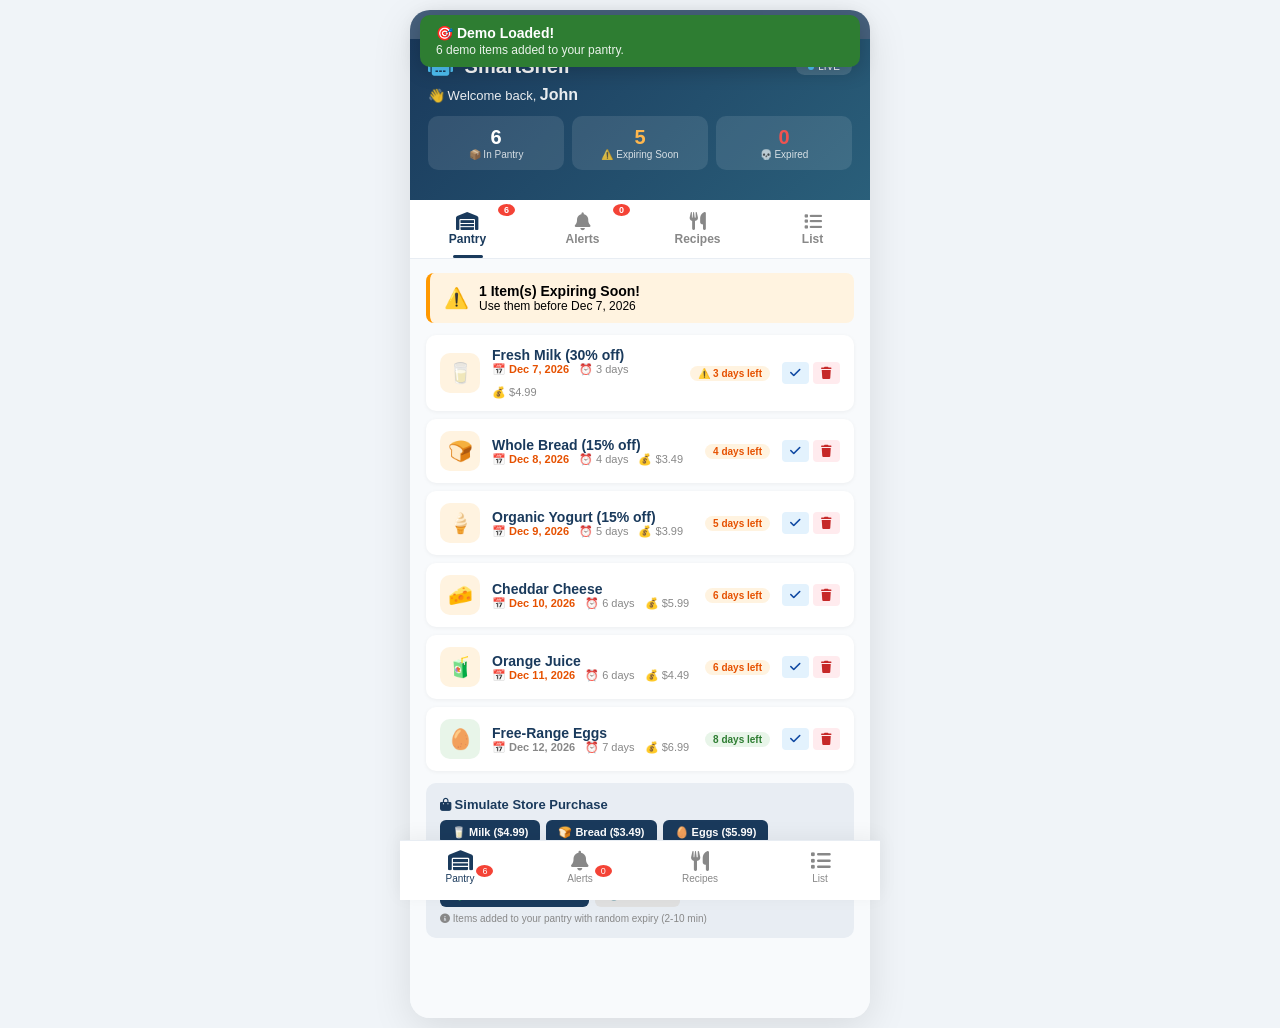
<file: consumer.html>
<!DOCTYPE html>
<html lang="en">
<head>
    <meta charset="UTF-8" />
    <meta name="viewport" content="width=device-width, initial-scale=1.0, maximum-scale=1.0, user-scalable=no" />
    <title>SmartShelf - Consumer App</title>
    
    <link rel="stylesheet" href="https://cdnjs.cloudflare.com/ajax/libs/font-awesome/6.0.0-beta3/css/all.min.css" />
    
    <style>
        * {
            margin: 0;
            padding: 0;
            box-sizing: border-box;
            font-family: 'Segoe UI', Tahoma, Geneva, Verdana, sans-serif;
        }
        
        body {
            background: #f0f4f8;
            padding: 10px;
            max-width: 480px;
            margin: 0 auto;
        }
        
        /* ---------- APP CONTAINER ---------- */
        .app-container {
            background: #f8fafc;
            border-radius: 20px;
            overflow: hidden;
            box-shadow: 0 10px 40px rgba(0,0,0,0.1);
            min-height: 800px;
            position: relative;
        }
        
        /* ---------- STATUS BAR ---------- */
        .status-bar {
            background: #1a3a5c;
            color: white;
            padding: 8px 16px;
            display: flex;
            justify-content: space-between;
            font-size: 11px;
            opacity: 0.8;
        }
        
        /* ---------- HEADER ---------- */
        .app-header {
            background: linear-gradient(135deg, #1a3a5c, #2a5f7a);
            color: white;
            padding: 16px 18px 30px 18px;
            position: relative;
        }
        
        .app-header .top-row {
            display: flex;
            justify-content: space-between;
            align-items: center;
        }
        
        .app-header h1 {
            font-size: 20px;
            font-weight: 700;
        }
        
        .app-header h1 i {
            color: #4fc3f7;
            margin-right: 6px;
        }
        
        .app-header .badge {
            background: rgba(255,255,255,0.15);
            padding: 3px 12px;
            border-radius: 12px;
            font-size: 10px;
            display: flex;
            align-items: center;
            gap: 4px;
        }
        
        .app-header .badge .dot {
            width: 6px;
            height: 6px;
            background: #4fc3f7;
            border-radius: 50%;
            animation: pulse 1s infinite;
        }
        
        @keyframes pulse {
            0%, 100% { opacity: 1; }
            50% { opacity: 0.3; }
        }
        
        .app-header .welcome {
            margin-top: 8px;
            font-size: 13px;
            opacity: 0.9;
        }
        
        .app-header .welcome strong {
            font-size: 16px;
        }
        
        /* ---------- QUICK STATS ---------- */
        .quick-stats {
            display: grid;
            grid-template-columns: repeat(3, 1fr);
            gap: 8px;
            margin-top: 12px;
        }
        
        .quick-stats .stat {
            background: rgba(255,255,255,0.1);
            border-radius: 10px;
            padding: 10px;
            text-align: center;
        }
        
        .quick-stats .stat .num {
            font-size: 20px;
            font-weight: 700;
        }
        
        .quick-stats .stat .label {
            font-size: 10px;
            opacity: 0.8;
        }
        
        .quick-stats .stat.warning .num { color: #ffb74d; }
        .quick-stats .stat.danger .num { color: #ef5350; }
        .quick-stats .stat.success .num { color: #81c784; }
        
        /* ---------- TAB NAVIGATION ---------- */
        .tab-nav {
            display: flex;
            background: white;
            border-bottom: 1px solid #e8edf3;
            position: sticky;
            top: 0;
            z-index: 10;
        }
        
        .tab-nav button {
            flex: 1;
            padding: 12px 0;
            border: none;
            background: transparent;
            font-size: 12px;
            font-weight: 600;
            color: #888;
            cursor: pointer;
            transition: 0.3s;
            position: relative;
        }
        
        .tab-nav button i {
            display: block;
            font-size: 18px;
            margin-bottom: 2px;
        }
        
        .tab-nav button.active {
            color: #1a3a5c;
        }
        
        .tab-nav button.active::after {
            content: '';
            position: absolute;
            bottom: 0;
            left: 50%;
            transform: translateX(-50%);
            width: 30px;
            height: 3px;
            background: #1a3a5c;
            border-radius: 3px;
        }
        
        .tab-nav button .badge-count {
            background: #f44336;
            color: white;
            border-radius: 50%;
            padding: 1px 6px;
            font-size: 9px;
            position: absolute;
            top: 4px;
            right: 10px;
        }
        
        /* ---------- TAB CONTENT ---------- */
        .tab-content {
            padding: 14px 16px 80px 16px;
            background: #f8fafc;
            min-height: 500px;
        }
        
        .tab-panel {
            display: none;
        }
        
        .tab-panel.active {
            display: block;
        }
        
        /* ---------- ALERT BANNER ---------- */
        .alert-banner {
            background: #fff3e0;
            border-left: 4px solid #ff9800;
            padding: 10px 14px;
            border-radius: 8px;
            margin-bottom: 12px;
            display: flex;
            align-items: center;
            gap: 10px;
        }
        
        .alert-banner.danger {
            background: #ffebee;
            border-left-color: #f44336;
        }
        
        .alert-banner .icon {
            font-size: 20px;
        }
        
        .alert-banner .msg {
            font-size: 12px;
            flex: 1;
        }
        
        .alert-banner .msg strong {
            display: block;
            font-size: 14px;
        }
        
        .alert-banner .btn {
            background: #1a3a5c;
            color: white;
            border: none;
            padding: 4px 12px;
            border-radius: 4px;
            font-size: 11px;
            cursor: pointer;
        }
        
        /* ---------- PANTRY ITEMS ---------- */
        .pantry-item {
            background: white;
            border-radius: 10px;
            padding: 12px 14px;
            margin-bottom: 8px;
            box-shadow: 0 1px 4px rgba(0,0,0,0.05);
            display: flex;
            align-items: center;
            gap: 12px;
            transition: 0.2s;
        }
        
        .pantry-item:hover {
            box-shadow: 0 2px 8px rgba(0,0,0,0.08);
        }
        
        .pantry-item .icon-box {
            width: 40px;
            height: 40px;
            border-radius: 10px;
            display: flex;
            align-items: center;
            justify-content: center;
            font-size: 20px;
            flex-shrink: 0;
        }
        
        .pantry-item .icon-box.fresh { background: #e8f5e9; color: #2e7d32; }
        .pantry-item .icon-box.expiring { background: #fff3e0; color: #e65100; }
        .pantry-item .icon-box.expired { background: #ffebee; color: #c62828; }
        
        .pantry-item .info {
            flex: 1;
        }
        
        .pantry-item .info .name {
            font-weight: 600;
            font-size: 14px;
            color: #1a3a5c;
        }
        
        .pantry-item .info .details {
            font-size: 11px;
            color: #888;
            display: flex;
            gap: 10px;
            flex-wrap: wrap;
        }
        
        .pantry-item .info .details .expiry {
            font-weight: 600;
        }
        
        .pantry-item .info .details .expiry.urgent { color: #e65100; }
        .pantry-item .info .details .expiry.danger { color: #c62828; }
        
        .pantry-item .badge-status {
            font-size: 10px;
            padding: 2px 8px;
            border-radius: 10px;
            font-weight: 600;
        }
        
        .pantry-item .badge-status.fresh { background: #e8f5e9; color: #2e7d32; }
        .pantry-item .badge-status.expiring { background: #fff3e0; color: #e65100; }
        .pantry-item .badge-status.expired { background: #ffebee; color: #c62828; }
        
        .pantry-item .actions {
            display: flex;
            gap: 4px;
        }
        
        .pantry-item .actions button {
            background: none;
            border: none;
            padding: 4px 8px;
            border-radius: 4px;
            cursor: pointer;
            font-size: 12px;
            transition: 0.2s;
        }
        
        .pantry-item .actions .use-btn {
            background: #e3f2fd;
            color: #0d47a1;
        }
        
        .pantry-item .actions .use-btn:hover { background: #bbdefb; }
        
        .pantry-item .actions .recipe-btn {
            background: #f3e5f5;
            color: #6a1b9a;
        }
        
        .pantry-item .actions .recipe-btn:hover { background: #e1bee7; }
        
        .pantry-item .actions .delete-btn {
            background: #ffebee;
            color: #c62828;
        }
        
        .pantry-item .actions .delete-btn:hover { background: #ffcdd2; }
        
        .pantry-item .price-tag {
            font-size: 11px;
            color: #2e7d32;
            font-weight: 600;
        }
        
        /* ---------- RECIPES ---------- */
        .recipe-card {
            background: white;
            border-radius: 10px;
            padding: 12px 14px;
            margin-bottom: 8px;
            box-shadow: 0 1px 4px rgba(0,0,0,0.05);
            display: flex;
            gap: 12px;
        }
        
        .recipe-card .emoji {
            font-size: 30px;
        }
        
        .recipe-card .info {
            flex: 1;
        }
        
        .recipe-card .info .name {
            font-weight: 600;
            font-size: 14px;
            color: #1a3a5c;
        }
        
        .recipe-card .info .ingredients {
            font-size: 11px;
            color: #888;
        }
        
        .recipe-card .info .match {
            font-size: 10px;
            color: #2e7d32;
            font-weight: 600;
        }
        
        .recipe-card .btn {
            background: #1a3a5c;
            color: white;
            border: none;
            padding: 4px 12px;
            border-radius: 4px;
            font-size: 11px;
            cursor: pointer;
            align-self: center;
        }
        
        /* ---------- SHOPPING LIST ---------- */
        .shopping-item {
            display: flex;
            align-items: center;
            gap: 10px;
            padding: 8px 0;
            border-bottom: 1px solid #f0f0f0;
        }
        
        .shopping-item input[type="checkbox"] {
            width: 18px;
            height: 18px;
            accent-color: #1a3a5c;
        }
        
        .shopping-item .name {
            flex: 1;
            font-size: 13px;
        }
        
        .shopping-item .name.done {
            text-decoration: line-through;
            color: #888;
        }
        
        /* ---------- BOTTOM NAV ---------- */
        .bottom-nav {
            position: fixed;
            bottom: 0;
            left: 50%;
            transform: translateX(-50%);
            width: 100%;
            max-width: 480px;
            background: white;
            display: flex;
            border-top: 1px solid #e8edf3;
            padding: 6px 0 12px 0;
            box-shadow: 0 -4px 20px rgba(0,0,0,0.05);
            z-index: 20;
        }
        
        .bottom-nav button {
            flex: 1;
            border: none;
            background: transparent;
            text-align: center;
            font-size: 10px;
            color: #888;
            cursor: pointer;
            transition: 0.3s;
            padding: 4px 0;
        }
        
        .bottom-nav button i {
            display: block;
            font-size: 20px;
            margin-bottom: 2px;
        }
        
        .bottom-nav button.active {
            color: #1a3a5c;
        }
        
        .bottom-nav button .nav-badge {
            background: #f44336;
            color: white;
            border-radius: 50%;
            padding: 1px 6px;
            font-size: 9px;
            position: absolute;
            margin-top: -8px;
            margin-left: 2px;
        }
        
        /* ---------- TOAST ---------- */
        .toast-container {
            position: fixed;
            top: 15px;
            left: 50%;
            transform: translateX(-50%);
            z-index: 9999;
            display: flex;
            flex-direction: column;
            gap: 6px;
            width: 90%;
            max-width: 440px;
        }
        
        .toast {
            color: white;
            padding: 10px 16px;
            border-radius: 10px;
            box-shadow: 0 4px 20px rgba(0,0,0,0.2);
            animation: slideDown 0.5s ease;
            font-size: 13px;
        }
        
        .toast.danger { background: #c62828; }
        .toast.success { background: #2e7d32; }
        .toast.warning { background: #e65100; }
        .toast.info { background: #0d47a1; }
        
        @keyframes slideDown {
            from { opacity: 0; transform: translateY(-30px); }
            to { opacity: 1; transform: translateY(0); }
        }
        
        .toast .toast-title { font-weight: 700; font-size: 14px; }
        .toast .toast-msg { font-size: 12px; margin-top: 2px; opacity: 0.9; }
        
        /* ---------- SIMULATE PURCHASE ---------- */
        .simulate-section {
            background: #e8edf3;
            border-radius: 10px;
            padding: 14px;
            margin-top: 12px;
        }
        
        .simulate-section h3 {
            font-size: 13px;
            color: #1a3a5c;
            margin-bottom: 8px;
        }
        
        .simulate-section .btn-row {
            display: flex;
            gap: 6px;
            flex-wrap: wrap;
        }
        
        .simulate-section .btn-row button {
            padding: 6px 12px;
            border: none;
            border-radius: 6px;
            font-size: 11px;
            cursor: pointer;
            font-weight: 600;
            transition: 0.2s;
        }
        
        .simulate-section .btn-row button:hover {
            transform: scale(1.02);
        }
        
        .simulate-section .btn-row .buy-btn {
            background: #1a3a5c;
            color: white;
        }
        
        .simulate-section .btn-row .buy-btn:hover { background: #2a5f7a; }
        
        .simulate-section .btn-row .clear-btn {
            background: #e0e0e0;
            color: #555;
        }
        
        .simulate-section .btn-row .clear-btn:hover { background: #d0d0d0; }
        
        /* ---------- EMPTY STATE ---------- */
        .empty-state {
            text-align: center;
            padding: 40px 20px;
            color: #888;
        }
        
        .empty-state i {
            font-size: 50px;
            color: #d0d9e6;
            margin-bottom: 12px;
        }
        
        .empty-state h3 {
            color: #555;
            margin-bottom: 4px;
        }
        
        .empty-state p {
            font-size: 13px;
        }
        
        /* ---------- RESPONSIVE ---------- */
        @media (max-width: 480px) {
            body { padding: 5px; }
            .app-container { border-radius: 12px; }
            .app-header { padding: 12px 14px 20px 14px; }
            .app-header h1 { font-size: 18px; }
            .tab-content { padding: 10px 12px 70px 12px; }
            .quick-stats .stat .num { font-size: 17px; }
        }
    </style>
</head>
<body>

    <!-- ============================================================ -->
    <!-- APP CONTAINER -->
    <!-- ============================================================ -->
    <div class="app-container">

        <!-- STATUS BAR -->
        <div class="status-bar">
            <span>📶 5G</span>
            <span>🔋 87%</span>
        </div>

        <!-- APP HEADER -->
        <div class="app-header">
            <div class="top-row">
                <h1><i class="fas fa-robot"></i> SmartShelf</h1>
                <span class="badge">
                    <span class="dot"></span> LIVE
                </span>
            </div>
            <div class="welcome">
                👋 Welcome back, <strong>John</strong>
            </div>
            <div class="quick-stats">
                <div class="stat">
                    <div class="num" id="totalItems">0</div>
                    <div class="label">📦 In Pantry</div>
                </div>
                <div class="stat warning">
                    <div class="num" id="expiringItems">0</div>
                    <div class="label">⚠️ Expiring Soon</div>
                </div>
                <div class="stat danger">
                    <div class="num" id="expiredItems">0</div>
                    <div class="label">💀 Expired</div>
                </div>
            </div>
        </div>

        <!-- TAB NAVIGATION -->
        <div class="tab-nav" id="tabNav">
            <button class="active" data-tab="pantry">
                <i class="fas fa-warehouse"></i> Pantry
                <span class="badge-count" id="pantryBadge">0</span>
            </button>
            <button data-tab="alerts">
                <i class="fas fa-bell"></i> Alerts
                <span class="badge-count" id="alertBadge">0</span>
            </button>
            <button data-tab="recipes">
                <i class="fas fa-utensils"></i> Recipes
            </button>
            <button data-tab="shopping">
                <i class="fas fa-list"></i> List
            </button>
        </div>

        <!-- ============================================================ -->
        <!-- TAB: PANTRY -->
        <!-- ============================================================ -->
        <div class="tab-content">
            
            <div class="tab-panel active" id="panel-pantry">
                
                <!-- Alert Banner -->
                <div id="alertBanner" style="display:none;"></div>
                
                <!-- Pantry Items -->
                <div id="pantryList"></div>
                
                <!-- Simulate Purchase -->
                <div class="simulate-section">
                    <h3><i class="fas fa-shopping-bag"></i> Simulate Store Purchase</h3>
                    <div class="btn-row">
                        <button class="buy-btn" onclick="simulatePurchase('Milk', 4.99, 3)">🥛 Milk ($4.99)</button>
                        <button class="buy-btn" onclick="simulatePurchase('Bread', 3.49, 2)">🍞 Bread ($3.49)</button>
                        <button class="buy-btn" onclick="simulatePurchase('Eggs', 5.99, 4)">🥚 Eggs ($5.99)</button>
                        <button class="buy-btn" onclick="simulatePurchase('Cheese', 6.99, 5)">🧀 Cheese ($6.99)</button>
                        <button class="buy-btn" onclick="simulatePurchase('Chicken', 8.99, 6)">🍗 Chicken ($8.99)</button>
                        <button class="buy-btn" onclick="simulatePurchase('Yogurt', 3.99, 2)">🍦 Yogurt ($3.99)</button>
                        <button class="buy-btn" onclick="simulatePurchase('Orange Juice', 4.49, 4)">🧃 Orange Juice ($4.49)</button>
                        <button class="clear-btn" onclick="clearAllItems()">🗑️ Clear All</button>
                    </div>
                    <div style="margin-top:6px;font-size:10px;color:#888;">
                        <i class="fas fa-info-circle"></i> Items added to your pantry with random expiry (2-10 min)
                    </div>
                </div>
            </div>

            <!-- ============================================================ -->
            <!-- TAB: ALERTS -->
            <!-- ============================================================ -->
            <div class="tab-panel" id="panel-alerts">
                <div id="alertsList">
                    <div class="empty-state">
                        <i class="fas fa-check-circle"></i>
                        <h3>All Clear!</h3>
                        <p>No alerts right now. Keep it up! 🎉</p>
                    </div>
                </div>
            </div>

            <!-- ============================================================ -->
            <!-- TAB: RECIPES -->
            <!-- ============================================================ -->
            <div class="tab-panel" id="panel-recipes">
                <div id="recipesList">
                    <div class="empty-state">
                        <i class="fas fa-utensils"></i>
                        <h3>No Recipes Yet</h3>
                        <p>Add items to your pantry and we'll suggest recipes!</p>
                    </div>
                </div>
            </div>

            <!-- ============================================================ -->
            <!-- TAB: SHOPPING LIST -->
            <!-- ============================================================ -->
            <div class="tab-panel" id="panel-shopping">
                <div id="shoppingList">
                    <div class="empty-state">
                        <i class="fas fa-list"></i>
                        <h3>Your Shopping List</h3>
                        <p>Items you need to buy will appear here.</p>
                    </div>
                </div>
                <div style="margin-top:12px;">
                    <button onclick="addShoppingItem()" style="width:100%;padding:10px;background:#1a3a5c;color:white;border:none;border-radius:8px;font-size:14px;cursor:pointer;">
                        <i class="fas fa-plus"></i> Add Item
                    </button>
                </div>
            </div>

        </div>

        <!-- ============================================================ -->
        <!-- BOTTOM NAV -->
        <!-- ============================================================ -->
        <div class="bottom-nav">
            <button class="active" data-tab="pantry">
                <i class="fas fa-warehouse"></i> Pantry
                <span class="nav-badge" id="bottomPantryBadge">0</span>
            </button>
            <button data-tab="alerts">
                <i class="fas fa-bell"></i> Alerts
                <span class="nav-badge" id="bottomAlertBadge">0</span>
            </button>
            <button data-tab="recipes">
                <i class="fas fa-utensils"></i> Recipes
            </button>
            <button data-tab="shopping">
                <i class="fas fa-list"></i> List
            </button>
        </div>

    </div>

    <!-- ============================================================ -->
    <!-- TOAST CONTAINER -->
    <!-- ============================================================ -->
    <div class="toast-container" id="toastContainer"></div>

    <!-- ============================================================ -->
    <!-- JAVASCRIPT -->
    <!-- ============================================================ -->
    <script>
        // ================================================================
        // DATA
        // ================================================================
        let pantryItems = [];
        let shoppingItems = [];
        let notificationCounter = 0;
        let alertHistory = [];

        // ================================================================
        // ICON MAP
        // ================================================================
        const iconMap = {
            'Milk': '🥛',
            'Bread': '🍞',
            'Eggs': '🥚',
            'Cheese': '🧀',
            'Chicken': '🍗',
            'Yogurt': '🍦',
            'Orange Juice': '🧃',
            'Butter': '🧈',
            'Apple': '🍎',
            'Banana': '🍌',
            'Tomato': '🍅',
            'Potato': '🥔',
            'Onion': '🧅',
            'Garlic': '🧄',
            'Rice': '🍚',
            'Pasta': '🍝',
            'Cereal': '🥣'
        };

        function getEmoji(name) {
            for (let [key, emoji] of Object.entries(iconMap)) {
                if (name.includes(key)) return emoji;
            }
            return '📦';
        }

        // ================================================================
        // ADD ITEM TO PANTRY (Simulating purchase from POS)
        // ================================================================
        function addToPantry(name, price, expiryDays) {
            const now = new Date();
            const expiry = new Date(now);
            expiry.setDate(expiry.getDate() + expiryDays);
            
            // For demo: also add a random time (minutes) to show urgency
            const randomMins = Math.floor(Math.random() * 5) + 1;
            expiry.setMinutes(expiry.getMinutes() + randomMins);

            const item = {
                id: Date.now(),
                name: name,
                price: price,
                expiry: expiry,
                addedAt: now,
                isConsumed: false,
                discount: Math.random() > 0.5 ? Math.floor(Math.random() * 30) + 10 : 0,
                alertSent: {
                    '7d': false,
                    '3d': false,
                    '1d': false,
                    'expired': false
                }
            };

            pantryItems.unshift(item);
            
            // Show toast
            const discountText = item.discount > 0 ? ` (${item.discount}% off!)` : '';
            showToast('🛒', 'Added to Pantry!', `${name} added${discountText} - Expires ${formatDate(expiry)}`, 'success');
            
            // Check if it's a demo item (short expiry) and show a demo notice
            if (expiryDays < 7) {
                setTimeout(() => {
                    showToast('⏰', 'Quick Demo Mode', `${name} expires in ${expiryDays} day(s) - watch for alerts!`, 'info');
                }, 500);
            }
            
            updateUI();
        }

        // ================================================================
        // SIMULATE PURCHASE (From POS)
        // ================================================================
        function simulatePurchase(name, price, expiryDays) {
            // Randomize expiry between 1-10 days for demo
            const randomDays = Math.floor(Math.random() * 9) + 1;
            // Or use passed value
            const days = expiryDays || randomDays;
            addToPantry(name, price, days);
            
            // Also add to shopping list if it's something we buy often
            if (!shoppingItems.find(item => item.name === name)) {
                shoppingItems.push({
                    id: Date.now() + 1,
                    name: name,
                    checked: false
                });
            }
        }

        // ================================================================
        // GET ITEM STATUS
        // ================================================================
        function getItemStatus(item) {
            const now = new Date();
            const timeLeft = (item.expiry - now) / 1000 / 60 / 60 / 24; // days
            
            if (timeLeft < 0) {
                return { status: 'expired', label: 'Expired', daysLeft: 0 };
            } else if (timeLeft <= 1) {
                return { status: 'expiring', label: '⚠️ Expires TODAY!', daysLeft: timeLeft };
            } else if (timeLeft <= 3) {
                return { status: 'expiring', label: `⚠️ ${Math.ceil(timeLeft)} days left`, daysLeft: timeLeft };
            } else if (timeLeft <= 7) {
                return { status: 'expiring', label: `${Math.ceil(timeLeft)} days left`, daysLeft: timeLeft };
            } else {
                return { status: 'fresh', label: `${Math.ceil(timeLeft)} days left`, daysLeft: timeLeft };
            }
        }

        // ================================================================
        // CHECK AND TRIGGER ALERTS
        // ================================================================
        function checkAlerts() {
            const now = new Date();
            let newAlerts = [];
            
            pantryItems.forEach(item => {
                const timeLeft = (item.expiry - now) / 1000 / 60 / 60 / 24;
                
                // 7 days warning
                if (timeLeft <= 7 && timeLeft > 6.5 && !item.alertSent['7d']) {
                    item.alertSent['7d'] = true;
                    newAlerts.push({ item: item, type: 'warning', msg: `📦 ${item.name} expires in 7 days!` });
                    showToast('⏰', '7 Day Warning', `${item.name} expires in 7 days. Plan to use it!`, 'warning');
                }
                // 3 days warning
                else if (timeLeft <= 3 && timeLeft > 2.5 && !item.alertSent['3d']) {
                    item.alertSent['3d'] = true;
                    newAlerts.push({ item: item, type: 'warning', msg: `⚠️ ${item.name} expires in 3 days!` });
                    showToast('⚠️', '3 Day Warning', `${item.name} expires in 3 days! Time to use it.`, 'warning');
                }
                // 1 day warning
                else if (timeLeft <= 1 && timeLeft > 0.5 && !item.alertSent['1d']) {
                    item.alertSent['1d'] = true;
                    newAlerts.push({ item: item, type: 'danger', msg: `🚨 ${item.name} expires TOMORROW!` });
                    showToast('🚨', '1 Day Warning', `${item.name} expires TOMORROW! Use it today!`, 'danger');
                    // Add recipe suggestion
                    showRecipeSuggestion(item.name);
                }
                // Expired
                else if (timeLeft < 0 && !item.alertSent['expired']) {
                    item.alertSent['expired'] = true;
                    item.isConsumed = false;
                    newAlerts.push({ item: item, type: 'danger', msg: `💀 ${item.name} has EXPIRED!` });
                    showToast('💀', 'EXPIRED!', `${item.name} has expired! Please discard it.`, 'danger');
                }
            });
            
            if (newAlerts.length > 0) {
                alertHistory = [...newAlerts, ...alertHistory];
                // Play a sound for critical alerts
                if (newAlerts.some(a => a.type === 'danger')) {
                    playAlertSound('danger');
                } else {
                    playAlertSound('warning');
                }
            }
            
            return newAlerts;
        }

        // ================================================================
        // RECIPE SUGGESTIONS
        // ================================================================
        function showRecipeSuggestion(itemName) {
            const recipes = {
                'Milk': '🥣 Make pancakes, smoothies, or mac and cheese!',
                'Bread': '🍞 Make french toast, croutons, or bread pudding!',
                'Eggs': '🍳 Make omelette, frittata, or hard-boiled eggs!',
                'Cheese': '🧀 Make grilled cheese, macaroni, or cheese sauce!',
                'Chicken': '🍗 Make chicken stir-fry, soup, or sandwich!',
                'Yogurt': '🍦 Make smoothie, parfait, or use in baking!',
                'Orange Juice': '🧃 Make smoothie, marinade, or popsicles!'
            };
            
            let suggestion = '🍳 Try using it in a recipe today!';
            for (let [key, value] of Object.entries(recipes)) {
                if (itemName.includes(key)) {
                    suggestion = value;
                    break;
                }
            }
            
            showToast('🍳', 'Recipe Idea!', suggestion, 'info');
        }

        // ================================================================
        // AUDIO
        // ================================================================
        function playAlertSound(type = 'danger') {
            try {
                const ctx = new (window.AudioContext || window.webkitAudioContext)();
                const osc = ctx.createOscillator();
                const gain = ctx.createGain();
                osc.connect(gain);
                gain.connect(ctx.destination);
                
                if (type === 'danger') {
                    osc.frequency.value = 800;
                    osc.type = 'square';
                    gain.gain.value = 0.1;
                    osc.start();
                    setTimeout(() => osc.stop(), 300);
                    setTimeout(() => {
                        const osc2 = ctx.createOscillator();
                        const gain2 = ctx.createGain();
                        osc2.connect(gain2);
                        gain2.connect(ctx.destination);
                        osc2.frequency.value = 600;
                        osc2.type = 'square';
                        gain2.gain.value = 0.1;
                        osc2.start();
                        setTimeout(() => osc2.stop(), 300);
                    }, 200);
                } else {
                    osc.frequency.value = 600;
                    osc.type = 'sine';
                    gain.gain.value = 0.08;
                    osc.start();
                    setTimeout(() => osc.stop(), 300);
                }
            } catch(e) {}
        }

        // ================================================================
        // FORMAT HELPERS
        // ================================================================
        function formatDate(date) {
            return date.toLocaleDateString('en-US', { month: 'short', day: 'numeric', year: 'numeric' });
        }

        function formatTimeLeft(days) {
            if (days < 0) return 'EXPIRED';
            if (days < 1) return `${Math.floor(days * 24)} hours`;
            if (days < 7) return `${Math.ceil(days)} days`;
            return `${Math.floor(days)} days`;
        }

        // ================================================================
        // TOAST
        // ================================================================
        function showToast(icon, title, msg, type = 'info') {
            const container = document.getElementById('toastContainer');
            const toast = document.createElement('div');
            toast.className = `toast ${type}`;
            toast.innerHTML = `
                <div class="toast-title">${icon} ${title}</div>
                <div class="toast-msg">${msg}</div>
            `;
            container.appendChild(toast);
            setTimeout(() => {
                toast.style.opacity = '0';
                toast.style.transition = 'opacity 0.5s';
                setTimeout(() => toast.remove(), 500);
            }, 5000);
        }

        // ================================================================
        // CONSUME ITEM
        // ================================================================
        function consumeItem(id) {
            const item = pantryItems.find(p => p.id === id);
            if (item) {
                item.isConsumed = true;
                showToast('✅', 'Used!', `${item.name} marked as consumed.`, 'success');
                updateUI();
            }
        }

        // ================================================================
        // DELETE ITEM
        // ================================================================
        function deleteItem(id) {
            const item = pantryItems.find(p => p.id === id);
            if (item) {
                pantryItems = pantryItems.filter(p => p.id !== id);
                showToast('🗑️', 'Removed', `${item.name} removed from pantry.`, 'info');
                updateUI();
            }
        }

        // ================================================================
        // CLEAR ALL ITEMS
        // ================================================================
        function clearAllItems() {
            if (pantryItems.length === 0) return;
            if (confirm('Remove all items from pantry?')) {
                pantryItems = [];
                showToast('🗑️', 'Cleared', 'All items removed from pantry.', 'info');
                updateUI();
            }
        }

        // ================================================================
        // SHOPPING LIST
        // ================================================================
        function addShoppingItem() {
            const name = prompt('Enter item name:');
            if (name && name.trim()) {
                shoppingItems.push({
                    id: Date.now(),
                    name: name.trim(),
                    checked: false
                });
                updateUI();
            }
        }

        function toggleShoppingItem(id) {
            const item = shoppingItems.find(s => s.id === id);
            if (item) {
                item.checked = !item.checked;
                updateUI();
            }
        }

        function removeShoppingItem(id) {
            shoppingItems = shoppingItems.filter(s => s.id !== id);
            updateUI();
        }

        // ================================================================
        // UPDATE UI
        // ================================================================
        function updateUI() {
            // Check alerts
            checkAlerts();
            
            const now = new Date();
            let totalItems = 0;
            let expiringCount = 0;
            let expiredCount = 0;
            let totalSavings = 0;
            let alertList = [];
            
            // --- Pantry Items ---
            const pantryContainer = document.getElementById('pantryList');
            let html = '';
            
            const activeItems = pantryItems.filter(p => !p.isConsumed);
            const consumedItems = pantryItems.filter(p => p.isConsumed);
            
            // Sort: expired first, then expiring, then fresh
            const sortedItems = [...activeItems].sort((a, b) => {
                const statusA = getItemStatus(a);
                const statusB = getItemStatus(b);
                if (statusA.status === 'expired' && statusB.status !== 'expired') return -1;
                if (statusA.status !== 'expired' && statusB.status === 'expired') return 1;
                return a.expiry - b.expiry;
            });
            
            // Count stats
            sortedItems.forEach(item => {
                const status = getItemStatus(item);
                if (status.status === 'expired') expiredCount++;
                else if (status.status === 'expiring') expiringCount++;
                totalItems++;
                if (item.discount > 0) totalSavings += item.discount / 100 * item.price;
            });
            
            // Build HTML
            if (sortedItems.length === 0 && consumedItems.length === 0) {
                html = `
                    <div class="empty-state">
                        <i class="fas fa-warehouse"></i>
                        <h3>Your Pantry is Empty</h3>
                        <p>Simulate a purchase above to get started!</p>
                    </div>
                `;
            } else {
                sortedItems.forEach(item => {
                    const status = getItemStatus(item);
                    const emoji = getEmoji(item.name);
                    const iconClass = status.status === 'fresh' ? 'fresh' : 
                                     status.status === 'expiring' ? 'expiring' : 'expired';
                    const badgeClass = status.status === 'fresh' ? 'fresh' : 
                                      status.status === 'expiring' ? 'expiring' : 'expired';
                    const expiryClass = status.status === 'expired' ? 'danger' : 
                                       status.status === 'expiring' ? 'urgent' : '';
                    
                    const discountText = item.discount > 0 ? ` (${item.discount}% off)` : '';
                    
                    html += `
                        <div class="pantry-item">
                            <div class="icon-box ${iconClass}">${emoji}</div>
                            <div class="info">
                                <div class="name">${item.name}${discountText}</div>
                                <div class="details">
                                    <span>📅 <span class="expiry ${expiryClass}">${formatDate(item.expiry)}</span></span>
                                    <span>⏰ ${formatTimeLeft(status.daysLeft)}</span>
                                    <span>💰 $${item.price.toFixed(2)}</span>
                                </div>
                            </div>
                            <span class="badge-status ${badgeClass}">${status.label}</span>
                            <div class="actions">
                                ${status.status !== 'expired' ? `
                                    <button class="use-btn" onclick="consumeItem(${item.id})" title="Mark as used">
                                        <i class="fas fa-check"></i>
                                    </button>
                                ` : ''}
                                <button class="delete-btn" onclick="deleteItem(${item.id})" title="Remove">
                                    <i class="fas fa-trash"></i>
                                </button>
                            </div>
                        </div>
                    `;
                });
                
                // Consumed items (greyed out)
                if (consumedItems.length > 0) {
                    html += `<div style="margin-top:10px;font-size:12px;color:#888;padding:4px 0;border-top:1px solid #e0e0e0;">✅ Used Items</div>`;
                    consumedItems.forEach(item => {
                        html += `
                            <div class="pantry-item" style="opacity:0.6;">
                                <div class="icon-box fresh">${getEmoji(item.name)}</div>
                                <div class="info">
                                    <div class="name" style="text-decoration:line-through;">${item.name}</div>
                                    <div class="details">✅ Used on ${formatDate(item.addedAt)}</div>
                                </div>
                                <button class="delete-btn" onclick="deleteItem(${item.id})"><i class="fas fa-trash"></i></button>
                            </div>
                        `;
                    });
                }
            }
            pantryContainer.innerHTML = html;

            // --- Alert Banner ---
            const banner = document.getElementById('alertBanner');
            const urgentItems = sortedItems.filter(item => {
                const status = getItemStatus(item);
                return status.status === 'expiring' && status.daysLeft <= 3;
            });
            
            const expiredItemsList = sortedItems.filter(item => {
                const status = getItemStatus(item);
                return status.status === 'expired';
            });
            
            if (expiredItemsList.length > 0) {
                banner.style.display = 'flex';
                banner.className = 'alert-banner danger';
                banner.innerHTML = `
                    <span class="icon">💀</span>
                    <div class="msg">
                        <strong>${expiredItemsList.length} Item(s) Expired!</strong>
                        <span>Please remove them from your pantry.</span>
                    </div>
                `;
            } else if (urgentItems.length > 0) {
                banner.style.display = 'flex';
                banner.className = 'alert-banner';
                banner.innerHTML = `
                    <span class="icon">⚠️</span>
                    <div class="msg">
                        <strong>${urgentItems.length} Item(s) Expiring Soon!</strong>
                        <span>Use them before ${formatDate(urgentItems[0].expiry)}</span>
                    </div>
                `;
            } else {
                banner.style.display = 'none';
            }

            // --- Alerts Tab ---
            const alertsContainer = document.getElementById('alertsList');
            const activeAlerts = alertHistory.filter(a => {
                // Only show alerts for items still in pantry and not consumed
                const item = pantryItems.find(p => p.id === a.item.id);
                return item && !item.isConsumed;
            });
            
            if (activeAlerts.length === 0) {
                alertsContainer.innerHTML = `
                    <div class="empty-state">
                        <i class="fas fa-check-circle"></i>
                        <h3>All Clear!</h3>
                        <p>No alerts right now. Keep it up! 🎉</p>
                    </div>
                `;
            } else {
                let alertHtml = '';
                activeAlerts.slice(0, 20).forEach(alert => {
                    const isDanger = alert.type === 'danger';
                    alertHtml += `
                        <div class="alert-item ${isDanger ? 'danger' : ''}" style="display:flex;justify-content:space-between;align-items:center;padding:10px 12px;background:${isDanger ? '#ffebee' : '#fff8e1'};border-left:4px solid ${isDanger ? '#f44336' : '#ff9800'};border-radius:8px;margin-bottom:6px;">
                            <div class="alert-msg" style="font-size:12px;">
                                <strong style="font-size:14px;">${alert.msg}</strong>
                                <div style="font-size:11px;color:#888;">${formatDate(alert.item.expiry)}</div>
                            </div>
                            <button onclick="deleteItem(${alert.item.id})" style="background:#c62828;color:white;border:none;padding:4px 12px;border-radius:4px;font-size:11px;cursor:pointer;">
                                Remove
                            </button>
                        </div>
                    `;
                });
                alertsContainer.innerHTML = alertHtml;
            }

            // --- Recipes ---
            const recipesContainer = document.getElementById('recipesList');
            const expiringItems = sortedItems.filter(item => {
                const status = getItemStatus(item);
                return status.status === 'expiring' && status.daysLeft <= 5;
            });
            
            if (expiringItems.length === 0) {
                recipesContainer.innerHTML = `
                    <div class="empty-state">
                        <i class="fas fa-utensils"></i>
                        <h3>No Recipes Yet</h3>
                        <p>Add items that are expiring soon and we'll suggest recipes!</p>
                    </div>
                `;
            } else {
                let recipeHtml = '';
                const recipeIdeas = [
                    { name: '🍳 Quick Omelette', ingredients: 'Eggs, Cheese, Vegetables', match: 'Eggs, Cheese' },
                    { name: '🥛 Smoothie Bowl', ingredients: 'Milk, Yogurt, Fruit', match: 'Milk, Yogurt' },
                    { name: '🍞 French Toast', ingredients: 'Bread, Eggs, Milk', match: 'Bread, Eggs, Milk' },
                    { name: '🧀 Grilled Cheese', ingredients: 'Bread, Cheese', match: 'Bread, Cheese' },
                    { name: '🍗 Chicken Stir-fry', ingredients: 'Chicken, Vegetables', match: 'Chicken' },
                    { name: '🥗 Chicken Salad', ingredients: 'Chicken, Eggs', match: 'Chicken, Eggs' }
                ];
                
                // Find recipes that match expiring items
                const expiringNames = expiringItems.map(i => i.name);
                let matchedRecipes = [];
                
                recipeIdeas.forEach(recipe => {
                    const recipeItems = recipe.match.split(', ');
                    const matchCount = recipeItems.filter(r => 
                        expiringNames.some(n => n.includes(r) || r.includes(n))
                    ).length;
                    if (matchCount > 0) {
                        matchedRecipes.push({ ...recipe, matchCount });
                    }
                });
                
                matchedRecipes.sort((a, b) => b.matchCount - a.matchCount);
                
                if (matchedRecipes.length === 0) {
                    recipesContainer.innerHTML = `
                        <div class="empty-state">
                            <i class="fas fa-utensils"></i>
                            <h3>No Recipe Matches</h3>
                            <p>Try adding more variety to your pantry!</p>
                        </div>
                    `;
                } else {
                    matchedRecipes.slice(0, 5).forEach(recipe => {
                        recipeHtml += `
                            <div class="recipe-card">
                                <div class="emoji">${recipe.name.split(' ')[0]}</div>
                                <div class="info">
                                    <div class="name">${recipe.name}</div>
                                    <div class="ingredients">🧑‍🍳 ${recipe.ingredients}</div>
                                    <div class="match">✅ Uses ${recipe.match}</div>
                                </div>
                                <button class="btn" onclick="showToast('🍳', 'Recipe', 'Check your kitchen!', 'info')">View</button>
                            </div>
                        `;
                    });
                    recipesContainer.innerHTML = recipeHtml;
                }
            }

            // --- Shopping List ---
            const shoppingContainer = document.getElementById('shoppingList');
            if (shoppingItems.length === 0) {
                shoppingContainer.innerHTML = `
                    <div class="empty-state">
                        <i class="fas fa-list"></i>
                        <h3>Your Shopping List</h3>
                        <p>Add items you need to buy.</p>
                    </div>
                `;
            } else {
                let shopHtml = '';
                shoppingItems.forEach(item => {
                    shopHtml += `
                        <div class="shopping-item">
                            <input type="checkbox" ${item.checked ? 'checked' : ''} onchange="toggleShoppingItem(${item.id})" />
                            <span class="name ${item.checked ? 'done' : ''}">${item.name}</span>
                            <button onclick="removeShoppingItem(${item.id})" style="background:none;border:none;color:#c62828;cursor:pointer;">
                                <i class="fas fa-times"></i>
                            </button>
                        </div>
                    `;
                });
                shoppingContainer.innerHTML = shopHtml;
            }

            // --- Update Stats ---
            document.getElementById('totalItems').textContent = totalItems;
            document.getElementById('expiringItems').textContent = expiringCount;
            document.getElementById('expiredItems').textContent = expiredCount;
            
            // --- Update Badges ---
            const totalAlerts = activeAlerts.length;
            document.getElementById('pantryBadge').textContent = totalItems;
            document.getElementById('alertBadge').textContent = totalAlerts;
            document.getElementById('bottomPantryBadge').textContent = totalItems;
            document.getElementById('bottomAlertBadge').textContent = totalAlerts;
        }

        // ================================================================
        // TAB SWITCHING
        // ================================================================
        function switchTab(tabName) {
            // Update tab nav
            document.querySelectorAll('.tab-nav button, .bottom-nav button').forEach(btn => {
                btn.classList.remove('active');
                if (btn.dataset.tab === tabName) {
                    btn.classList.add('active');
                }
            });
            
            // Update panels
            document.querySelectorAll('.tab-panel').forEach(panel => {
                panel.classList.remove('active');
            });
            document.getElementById(`panel-${tabName}`).classList.add('active');
        }

        // Tab click handlers
        document.querySelectorAll('.tab-nav button, .bottom-nav button').forEach(btn => {
            btn.addEventListener('click', function() {
                switchTab(this.dataset.tab);
            });
        });

        // ================================================================
        // DEMO DATA - Auto add some items on load
        // ================================================================
        function loadDemoData() {
            const now = new Date();
            
            const demoItems = [
                { name: 'Fresh Milk', price: 4.99, days: 2 },
                { name: 'Whole Bread', price: 3.49, days: 3 },
                { name: 'Cheddar Cheese', price: 5.99, days: 5 },
                { name: 'Free-Range Eggs', price: 6.99, days: 7 },
                { name: 'Organic Yogurt', price: 3.99, days: 4 },
                { name: 'Orange Juice', price: 4.49, days: 6 }
            ];
            
            demoItems.forEach(item => {
                const expiry = new Date(now);
                expiry.setDate(expiry.getDate() + item.days);
                // Add random hours for variety
                expiry.setHours(expiry.getHours() + Math.floor(Math.random() * 12));
                
                pantryItems.push({
                    id: Date.now() + Math.random() * 1000,
                    name: item.name,
                    price: item.price,
                    expiry: expiry,
                    addedAt: now,
                    isConsumed: false,
                    discount: item.days < 3 ? 30 : (item.days < 5 ? 15 : 0),
                    alertSent: {
                        '7d': false,
                        '3d': false,
                        '1d': false,
                        'expired': false
                    }
                });
            });
            
            // Add some shopping list items
            shoppingItems = [
                { id: 1, name: 'Butter', checked: false },
                { id: 2, name: 'Chicken', checked: false },
                { id: 3, name: 'Tomatoes', checked: true }
            ];
            
            showToast('🎯', 'Demo Loaded!', '6 demo items added to your pantry.', 'success');
            updateUI();
        }

        // ================================================================
        // PERIODIC CHECK (Every 5 seconds for demo)
        // ================================================================
        setInterval(() => {
            // Check for alerts and update UI if needed
            const newAlerts = checkAlerts();
            if (newAlerts.length > 0) {
                updateUI();
            }
        }, 5000);

        // ================================================================
        // INIT
        // ================================================================
        loadDemoData();
    </script>

</body>
</html>
</file>
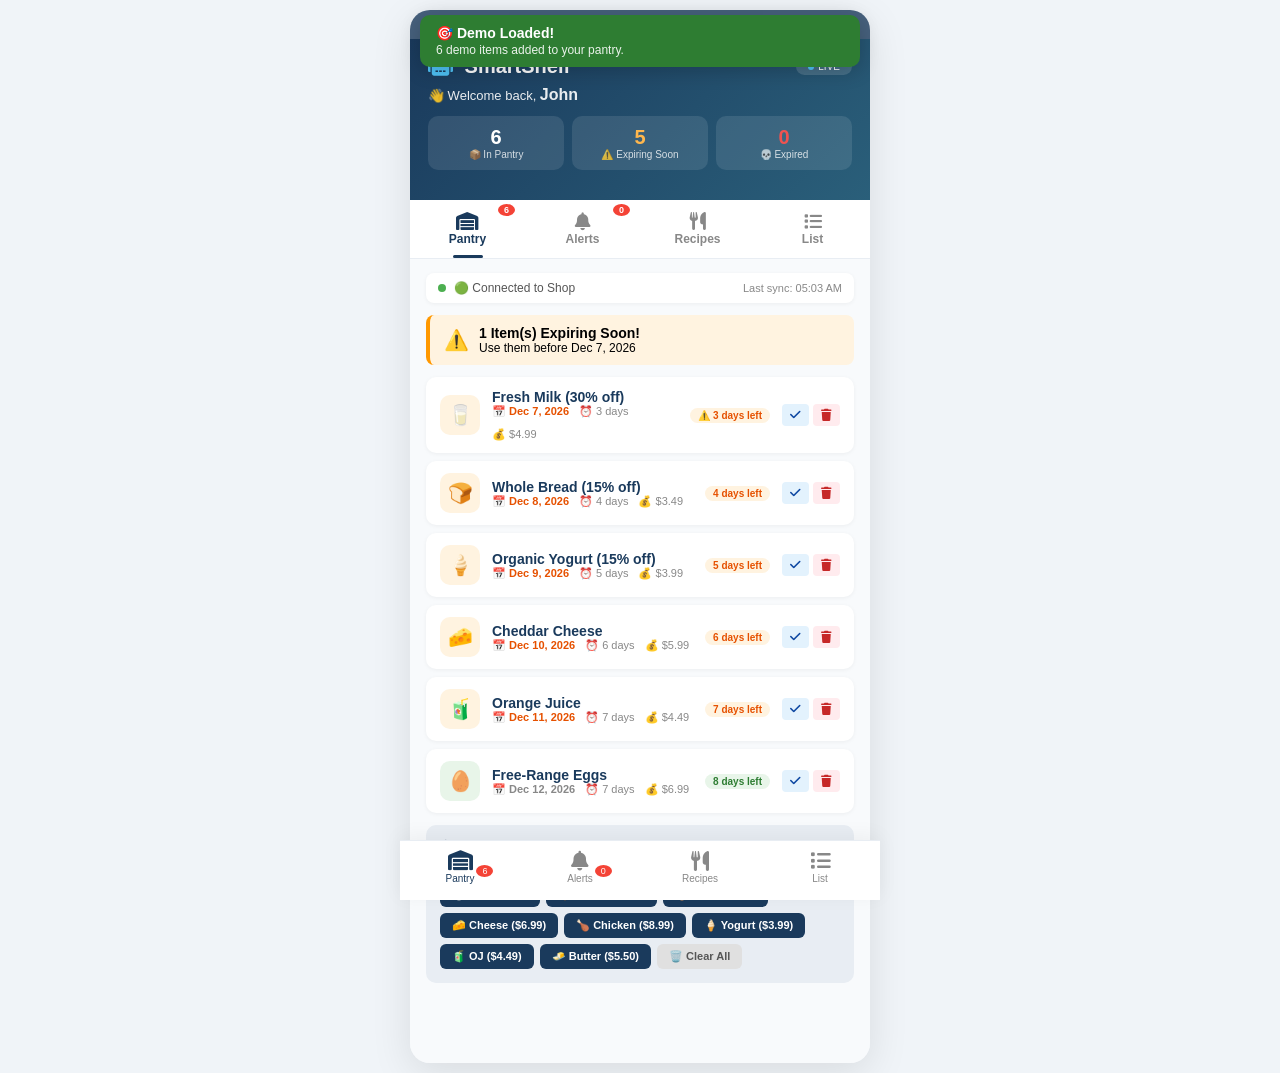
<file: shop.html>
<!DOCTYPE html>
<html lang="en">
<head>
    <meta charset="UTF-8" />
    <meta name="viewport" content="width=device-width, initial-scale=1.0, maximum-scale=1.0, user-scalable=no" />
    <title>SmartShelf - Consumer App</title>
    
    <link rel="stylesheet" href="https://cdnjs.cloudflare.com/ajax/libs/font-awesome/6.0.0-beta3/css/all.min.css" />
    <link rel="stylesheet" href="shop.css" />
</head>
<body>

    <!-- ============================================================ -->
    <!-- APP CONTAINER -->
    <!-- ============================================================ -->
    <div class="app-container">

        <!-- STATUS BAR -->
        <div class="status-bar">
            <span>📶 5G</span>
            <span id="liveTime">🔋 87%</span>
        </div>

        <!-- APP HEADER -->
        <div class="app-header">
            <div class="top-row">
                <h1><i class="fas fa-robot"></i> SmartShelf</h1>
                <span class="badge">
                    <span class="dot"></span> LIVE
                </span>
            </div>
            <div class="welcome">
                👋 Welcome back, <strong id="consumerName">John</strong>
            </div>
            <div class="quick-stats">
                <div class="stat">
                    <div class="num" id="totalItems">0</div>
                    <div class="label">📦 In Pantry</div>
                </div>
                <div class="stat warning">
                    <div class="num" id="expiringItems">0</div>
                    <div class="label">⚠️ Expiring Soon</div>
                </div>
                <div class="stat danger">
                    <div class="num" id="expiredItems">0</div>
                    <div class="label">💀 Expired</div>
                </div>
            </div>
        </div>

        <!-- TAB NAVIGATION -->
        <div class="tab-nav" id="tabNav">
            <button class="active" data-tab="pantry">
                <i class="fas fa-warehouse"></i> Pantry
                <span class="badge-count" id="pantryBadge">0</span>
            </button>
            <button data-tab="alerts">
                <i class="fas fa-bell"></i> Alerts
                <span class="badge-count" id="alertBadge">0</span>
            </button>
            <button data-tab="recipes">
                <i class="fas fa-utensils"></i> Recipes
            </button>
            <button data-tab="shopping">
                <i class="fas fa-list"></i> List
            </button>
        </div>

        <!-- ============================================================ -->
        <!-- TAB CONTENT -->
        <!-- ============================================================ -->
        <div class="tab-content">
            
            <!-- --- PANTRY TAB --- -->
            <div class="tab-panel active" id="panel-pantry">
                
                <!-- Sync Status -->
                <div class="sync-indicator">
                    <span class="dot online" id="syncDot"></span>
                    <span id="syncText">🟢 Connected to Shop</span>
                    <span style="margin-left:auto;font-size:11px;color:#888;" id="lastSyncTime">Last sync: Now</span>
                </div>
                
                <!-- Alert Banner -->
                <div id="alertBanner" style="display:none;"></div>
                
                <!-- Pantry Items -->
                <div id="pantryList"></div>
                
                <!-- Simulate Purchase -->
                <div class="simulate-section">
                    <h3><i class="fas fa-shopping-bag"></i> Simulate Store Purchase</h3>
                    <p style="font-size:11px;color:#888;margin-bottom:8px;">Items added here will appear in your pantry with expiry alerts</p>
                    <div class="btn-row">
                        <button class="buy-btn" onclick="simulatePurchase('Milk', 4.99, 3)">🥛 Milk ($4.99)</button>
                        <button class="buy-btn" onclick="simulatePurchase('Bread', 3.49, 2)">🍞 Bread ($3.49)</button>
                        <button class="buy-btn" onclick="simulatePurchase('Eggs', 5.99, 4)">🥚 Eggs ($5.99)</button>
                        <button class="buy-btn" onclick="simulatePurchase('Cheese', 6.99, 5)">🧀 Cheese ($6.99)</button>
                        <button class="buy-btn" onclick="simulatePurchase('Chicken', 8.99, 6)">🍗 Chicken ($8.99)</button>
                        <button class="buy-btn" onclick="simulatePurchase('Yogurt', 3.99, 2)">🍦 Yogurt ($3.99)</button>
                        <button class="buy-btn" onclick="simulatePurchase('Orange Juice', 4.49, 4)">🧃 OJ ($4.49)</button>
                        <button class="buy-btn" onclick="simulatePurchase('Butter', 5.50, 5)">🧈 Butter ($5.50)</button>
                        <button class="clear-btn" onclick="clearAllItems()">🗑️ Clear All</button>
                    </div>
                </div>
            </div>

            <!-- --- ALERTS TAB --- -->
            <div class="tab-panel" id="panel-alerts">
                <div id="alertsList">
                    <div class="empty-state">
                        <i class="fas fa-check-circle"></i>
                        <h3>All Clear!</h3>
                        <p>No alerts right now. Keep it up! 🎉</p>
                    </div>
                </div>
            </div>

            <!-- --- RECIPES TAB --- -->
            <div class="tab-panel" id="panel-recipes">
                <div id="recipesList">
                    <div class="empty-state">
                        <i class="fas fa-utensils"></i>
                        <h3>No Recipes Yet</h3>
                        <p>Add items to your pantry and we'll suggest recipes!</p>
                    </div>
                </div>
            </div>

            <!-- --- SHOPPING LIST TAB --- -->
            <div class="tab-panel" id="panel-shopping">
                <div id="shoppingList">
                    <div class="empty-state">
                        <i class="fas fa-list"></i>
                        <h3>Your Shopping List</h3>
                        <p>Items you need to buy will appear here.</p>
                    </div>
                </div>
                <div style="margin-top:12px;">
                    <button onclick="addShoppingItem()" class="add-list-btn">
                        <i class="fas fa-plus"></i> Add Item
                    </button>
                </div>
            </div>

        </div>

        <!-- ============================================================ -->
        <!-- BOTTOM NAV -->
        <!-- ============================================================ -->
        <div class="bottom-nav">
            <button class="active" data-tab="pantry">
                <i class="fas fa-warehouse"></i> Pantry
                <span class="nav-badge" id="bottomPantryBadge">0</span>
            </button>
            <button data-tab="alerts">
                <i class="fas fa-bell"></i> Alerts
                <span class="nav-badge" id="bottomAlertBadge">0</span>
            </button>
            <button data-tab="recipes">
                <i class="fas fa-utensils"></i> Recipes
            </button>
            <button data-tab="shopping">
                <i class="fas fa-list"></i> List
            </button>
        </div>

    </div>

    <!-- ============================================================ -->
    <!-- TOAST CONTAINER -->
    <!-- ============================================================ -->
    <div class="toast-container" id="toastContainer"></div>

    <!-- ============================================================ -->
    <!-- JAVASCRIPT -->
    <!-- ============================================================ -->
    <script src="shop.js"></script>

</body>
</html>
</file>
<file: shop.css>
/* ================================================================
   GLOBAL STYLES
   ================================================================ */
* {
    margin: 0;
    padding: 0;
    box-sizing: border-box;
    font-family: 'Segoe UI', Tahoma, Geneva, Verdana, sans-serif;
}

body {
    background: #f0f4f8;
    padding: 10px;
    max-width: 480px;
    margin: 0 auto;
}

/* ================================================================
   APP CONTAINER
   ================================================================ */
.app-container {
    background: #f8fafc;
    border-radius: 20px;
    overflow: hidden;
    box-shadow: 0 10px 40px rgba(0,0,0,0.1);
    min-height: 800px;
    position: relative;
}

/* ================================================================
   STATUS BAR
   ================================================================ */
.status-bar {
    background: #1a3a5c;
    color: white;
    padding: 8px 16px;
    display: flex;
    justify-content: space-between;
    font-size: 11px;
    opacity: 0.8;
}

/* ================================================================
   APP HEADER
   ================================================================ */
.app-header {
    background: linear-gradient(135deg, #1a3a5c, #2a5f7a);
    color: white;
    padding: 16px 18px 30px 18px;
    position: relative;
}

.app-header .top-row {
    display: flex;
    justify-content: space-between;
    align-items: center;
}

.app-header h1 {
    font-size: 20px;
    font-weight: 700;
}

.app-header h1 i {
    color: #4fc3f7;
    margin-right: 6px;
}

.app-header .badge {
    background: rgba(255,255,255,0.15);
    padding: 3px 12px;
    border-radius: 12px;
    font-size: 10px;
    display: flex;
    align-items: center;
    gap: 4px;
}

.app-header .badge .dot {
    width: 6px;
    height: 6px;
    background: #4fc3f7;
    border-radius: 50%;
    animation: pulse 1s infinite;
}

@keyframes pulse {
    0%, 100% { opacity: 1; }
    50% { opacity: 0.3; }
}

.app-header .welcome {
    margin-top: 8px;
    font-size: 13px;
    opacity: 0.9;
}

.app-header .welcome strong {
    font-size: 16px;
}

/* ================================================================
   QUICK STATS
   ================================================================ */
.quick-stats {
    display: grid;
    grid-template-columns: repeat(3, 1fr);
    gap: 8px;
    margin-top: 12px;
}

.quick-stats .stat {
    background: rgba(255,255,255,0.1);
    border-radius: 10px;
    padding: 10px;
    text-align: center;
}

.quick-stats .stat .num {
    font-size: 20px;
    font-weight: 700;
}

.quick-stats .stat .label {
    font-size: 10px;
    opacity: 0.8;
}

.quick-stats .stat.warning .num { color: #ffb74d; }
.quick-stats .stat.danger .num { color: #ef5350; }
.quick-stats .stat.success .num { color: #81c784; }

/* ================================================================
   SYNC INDICATOR
   ================================================================ */
.sync-indicator {
    display: flex;
    align-items: center;
    gap: 8px;
    padding: 8px 12px;
    background: white;
    border-radius: 8px;
    margin-bottom: 12px;
    font-size: 12px;
    color: #555;
    box-shadow: 0 1px 4px rgba(0,0,0,0.05);
}

.sync-indicator .dot {
    width: 8px;
    height: 8px;
    border-radius: 50%;
    display: inline-block;
}

.sync-indicator .dot.online { background: #4caf50; }
.sync-indicator .dot.syncing { background: #ff9800; animation: pulse 1s infinite; }
.sync-indicator .dot.offline { background: #f44336; }

/* ================================================================
   TAB NAVIGATION
   ================================================================ */
.tab-nav {
    display: flex;
    background: white;
    border-bottom: 1px solid #e8edf3;
    position: sticky;
    top: 0;
    z-index: 10;
}

.tab-nav button {
    flex: 1;
    padding: 12px 0;
    border: none;
    background: transparent;
    font-size: 12px;
    font-weight: 600;
    color: #888;
    cursor: pointer;
    transition: 0.3s;
    position: relative;
}

.tab-nav button i {
    display: block;
    font-size: 18px;
    margin-bottom: 2px;
}

.tab-nav button.active {
    color: #1a3a5c;
}

.tab-nav button.active::after {
    content: '';
    position: absolute;
    bottom: 0;
    left: 50%;
    transform: translateX(-50%);
    width: 30px;
    height: 3px;
    background: #1a3a5c;
    border-radius: 3px;
}

.tab-nav button .badge-count {
    background: #f44336;
    color: white;
    border-radius: 50%;
    padding: 1px 6px;
    font-size: 9px;
    position: absolute;
    top: 4px;
    right: 10px;
}

/* ================================================================
   TAB CONTENT
   ================================================================ */
.tab-content {
    padding: 14px 16px 80px 16px;
    background: #f8fafc;
    min-height: 500px;
}

.tab-panel {
    display: none;
}

.tab-panel.active {
    display: block;
}

/* ================================================================
   ALERT BANNER
   ================================================================ */
.alert-banner {
    background: #fff3e0;
    border-left: 4px solid #ff9800;
    padding: 10px 14px;
    border-radius: 8px;
    margin-bottom: 12px;
    display: flex;
    align-items: center;
    gap: 10px;
}

.alert-banner.danger {
    background: #ffebee;
    border-left-color: #f44336;
}

.alert-banner .icon {
    font-size: 20px;
}

.alert-banner .msg {
    font-size: 12px;
    flex: 1;
}

.alert-banner .msg strong {
    display: block;
    font-size: 14px;
}

/* ================================================================
   PANTRY ITEMS
   ================================================================ */
.pantry-item {
    background: white;
    border-radius: 10px;
    padding: 12px 14px;
    margin-bottom: 8px;
    box-shadow: 0 1px 4px rgba(0,0,0,0.05);
    display: flex;
    align-items: center;
    gap: 12px;
    transition: 0.2s;
}

.pantry-item:hover {
    box-shadow: 0 2px 8px rgba(0,0,0,0.08);
}

.pantry-item .icon-box {
    width: 40px;
    height: 40px;
    border-radius: 10px;
    display: flex;
    align-items: center;
    justify-content: center;
    font-size: 20px;
    flex-shrink: 0;
}

.pantry-item .icon-box.fresh { background: #e8f5e9; color: #2e7d32; }
.pantry-item .icon-box.expiring { background: #fff3e0; color: #e65100; }
.pantry-item .icon-box.expired { background: #ffebee; color: #c62828; }

.pantry-item .info {
    flex: 1;
}

.pantry-item .info .name {
    font-weight: 600;
    font-size: 14px;
    color: #1a3a5c;
}

.pantry-item .info .details {
    font-size: 11px;
    color: #888;
    display: flex;
    gap: 10px;
    flex-wrap: wrap;
}

.pantry-item .info .details .expiry {
    font-weight: 600;
}

.pantry-item .info .details .expiry.urgent { color: #e65100; }
.pantry-item .info .details .expiry.danger { color: #c62828; }

.pantry-item .badge-status {
    font-size: 10px;
    padding: 2px 8px;
    border-radius: 10px;
    font-weight: 600;
}

.pantry-item .badge-status.fresh { background: #e8f5e9; color: #2e7d32; }
.pantry-item .badge-status.expiring { background: #fff3e0; color: #e65100; }
.pantry-item .badge-status.expired { background: #ffebee; color: #c62828; }

.pantry-item .actions {
    display: flex;
    gap: 4px;
}

.pantry-item .actions button {
    background: none;
    border: none;
    padding: 4px 8px;
    border-radius: 4px;
    cursor: pointer;
    font-size: 12px;
    transition: 0.2s;
}

.pantry-item .actions .use-btn {
    background: #e3f2fd;
    color: #0d47a1;
}

.pantry-item .actions .use-btn:hover { background: #bbdefb; }

.pantry-item .actions .recipe-btn {
    background: #f3e5f5;
    color: #6a1b9a;
}

.pantry-item .actions .recipe-btn:hover { background: #e1bee7; }

.pantry-item .actions .delete-btn {
    background: #ffebee;
    color: #c62828;
}

.pantry-item .actions .delete-btn:hover { background: #ffcdd2; }

/* ================================================================
   ALERT ITEMS
   ================================================================ */
.alert-item {
    display: flex;
    justify-content: space-between;
    align-items: center;
    padding: 10px 12px;
    border-radius: 8px;
    margin-bottom: 6px;
    background: #fff8e1;
    border-left: 4px solid #ff9800;
}

.alert-item.danger {
    background: #ffebee;
    border-left-color: #f44336;
}

.alert-item .alert-msg {
    font-size: 12px;
}

.alert-item .alert-msg strong {
    font-size: 14px;
}

.alert-item .alert-msg .alert-time {
    font-size: 11px;
    color: #888;
}

.alert-item .alert-action {
    background: #c62828;
    color: white;
    border: none;
    padding: 4px 12px;
    border-radius: 4px;
    font-size: 11px;
    cursor: pointer;
}

/* ================================================================
   RECIPE CARDS
   ================================================================ */
.recipe-card {
    background: white;
    border-radius: 10px;
    padding: 12px 14px;
    margin-bottom: 8px;
    box-shadow: 0 1px 4px rgba(0,0,0,0.05);
    display: flex;
    gap: 12px;
}

.recipe-card .emoji {
    font-size: 30px;
}

.recipe-card .info {
    flex: 1;
}

.recipe-card .info .name {
    font-weight: 600;
    font-size: 14px;
    color: #1a3a5c;
}

.recipe-card .info .ingredients {
    font-size: 11px;
    color: #888;
}

.recipe-card .info .match {
    font-size: 10px;
    color: #2e7d32;
    font-weight: 600;
}

.recipe-card .btn {
    background: #1a3a5c;
    color: white;
    border: none;
    padding: 4px 12px;
    border-radius: 4px;
    font-size: 11px;
    cursor: pointer;
    align-self: center;
}

/* ================================================================
   SHOPPING LIST
   ================================================================ */
.shopping-item {
    display: flex;
    align-items: center;
    gap: 10px;
    padding: 8px 0;
    border-bottom: 1px solid #f0f0f0;
}

.shopping-item input[type="checkbox"] {
    width: 18px;
    height: 18px;
    accent-color: #1a3a5c;
}

.shopping-item .name {
    flex: 1;
    font-size: 13px;
}

.shopping-item .name.done {
    text-decoration: line-through;
    color: #888;
}

/* ================================================================
   SIMULATE SECTION
   ================================================================ */
.simulate-section {
    background: #e8edf3;
    border-radius: 10px;
    padding: 14px;
    margin-top: 12px;
}

.simulate-section h3 {
    font-size: 13px;
    color: #1a3a5c;
    margin-bottom: 8px;
}

.simulate-section .btn-row {
    display: flex;
    gap: 6px;
    flex-wrap: wrap;
}

.simulate-section .btn-row button {
    padding: 6px 12px;
    border: none;
    border-radius: 6px;
    font-size: 11px;
    cursor: pointer;
    font-weight: 600;
    transition: 0.2s;
}

.simulate-section .btn-row button:hover {
    transform: scale(1.02);
}

.simulate-section .btn-row .buy-btn {
    background: #1a3a5c;
    color: white;
}

.simulate-section .btn-row .buy-btn:hover { background: #2a5f7a; }

.simulate-section .btn-row .clear-btn {
    background: #e0e0e0;
    color: #555;
}

.simulate-section .btn-row .clear-btn:hover { background: #d0d0d0; }

/* ================================================================
   ADD LIST BUTTON
   ================================================================ */
.add-list-btn {
    width: 100%;
    padding: 10px;
    background: #1a3a5c;
    color: white;
    border: none;
    border-radius: 8px;
    font-size: 14px;
    cursor: pointer;
    transition: 0.3s;
}

.add-list-btn:hover {
    background: #2a5f7a;
    transform: translateY(-2px);
    box-shadow: 0 4px 12px rgba(26, 58, 92, 0.3);
}

/* ================================================================
   EMPTY STATE
   ================================================================ */
.empty-state {
    text-align: center;
    padding: 40px 20px;
    color: #888;
}

.empty-state i {
    font-size: 50px;
    color: #d0d9e6;
    margin-bottom: 12px;
}

.empty-state h3 {
    color: #555;
    margin-bottom: 4px;
}

.empty-state p {
    font-size: 13px;
}

/* ================================================================
   BOTTOM NAV
   ================================================================ */
.bottom-nav {
    position: fixed;
    bottom: 0;
    left: 50%;
    transform: translateX(-50%);
    width: 100%;
    max-width: 480px;
    background: white;
    display: flex;
    border-top: 1px solid #e8edf3;
    padding: 6px 0 12px 0;
    box-shadow: 0 -4px 20px rgba(0,0,0,0.05);
    z-index: 20;
}

.bottom-nav button {
    flex: 1;
    border: none;
    background: transparent;
    text-align: center;
    font-size: 10px;
    color: #888;
    cursor: pointer;
    transition: 0.3s;
    padding: 4px 0;
}

.bottom-nav button i {
    display: block;
    font-size: 20px;
    margin-bottom: 2px;
}

.bottom-nav button.active {
    color: #1a3a5c;
}

.bottom-nav button .nav-badge {
    background: #f44336;
    color: white;
    border-radius: 50%;
    padding: 1px 6px;
    font-size: 9px;
    position: absolute;
    margin-top: -8px;
    margin-left: 2px;
}

/* ================================================================
   TOAST
   ================================================================ */
.toast-container {
    position: fixed;
    top: 15px;
    left: 50%;
    transform: translateX(-50%);
    z-index: 9999;
    display: flex;
    flex-direction: column;
    gap: 6px;
    width: 90%;
    max-width: 440px;
}

.toast {
    color: white;
    padding: 10px 16px;
    border-radius: 10px;
    box-shadow: 0 4px 20px rgba(0,0,0,0.2);
    animation: slideDown 0.5s ease;
    font-size: 13px;
}

.toast.danger { background: #c62828; }
.toast.success { background: #2e7d32; }
.toast.warning { background: #e65100; }
.toast.info { background: #0d47a1; }

@keyframes slideDown {
    from { opacity: 0; transform: translateY(-30px); }
    to { opacity: 1; transform: translateY(0); }
}

.toast .toast-title { font-weight: 700; font-size: 14px; }
.toast .toast-msg { font-size: 12px; margin-top: 2px; opacity: 0.9; }

/* ================================================================
   RESPONSIVE
   ================================================================ */
@media (max-width: 480px) {
    body { padding: 5px; }
    .app-container { border-radius: 12px; }
    .app-header { padding: 12px 14px 20px 14px; }
    .app-header h1 { font-size: 18px; }
    .tab-content { padding: 10px 12px 70px 12px; }
    .quick-stats .stat .num { font-size: 17px; }
}
</file>
